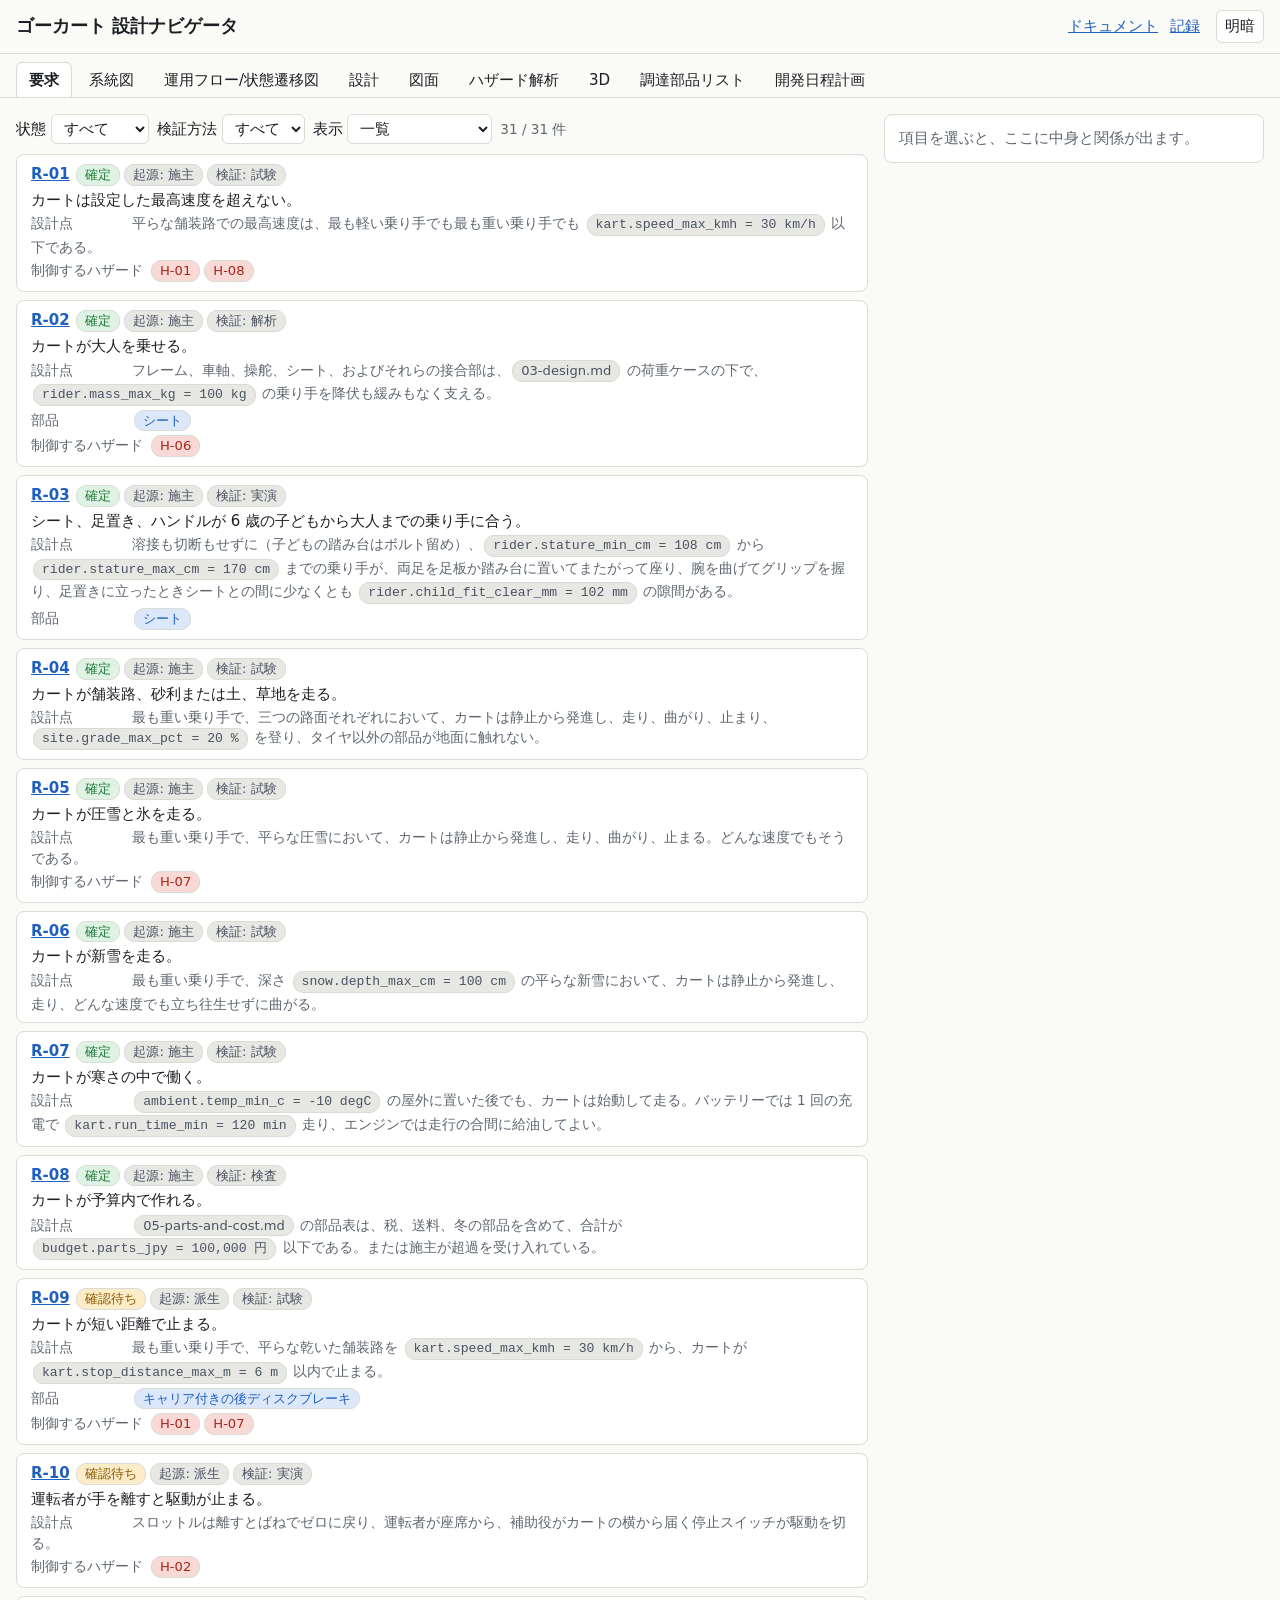
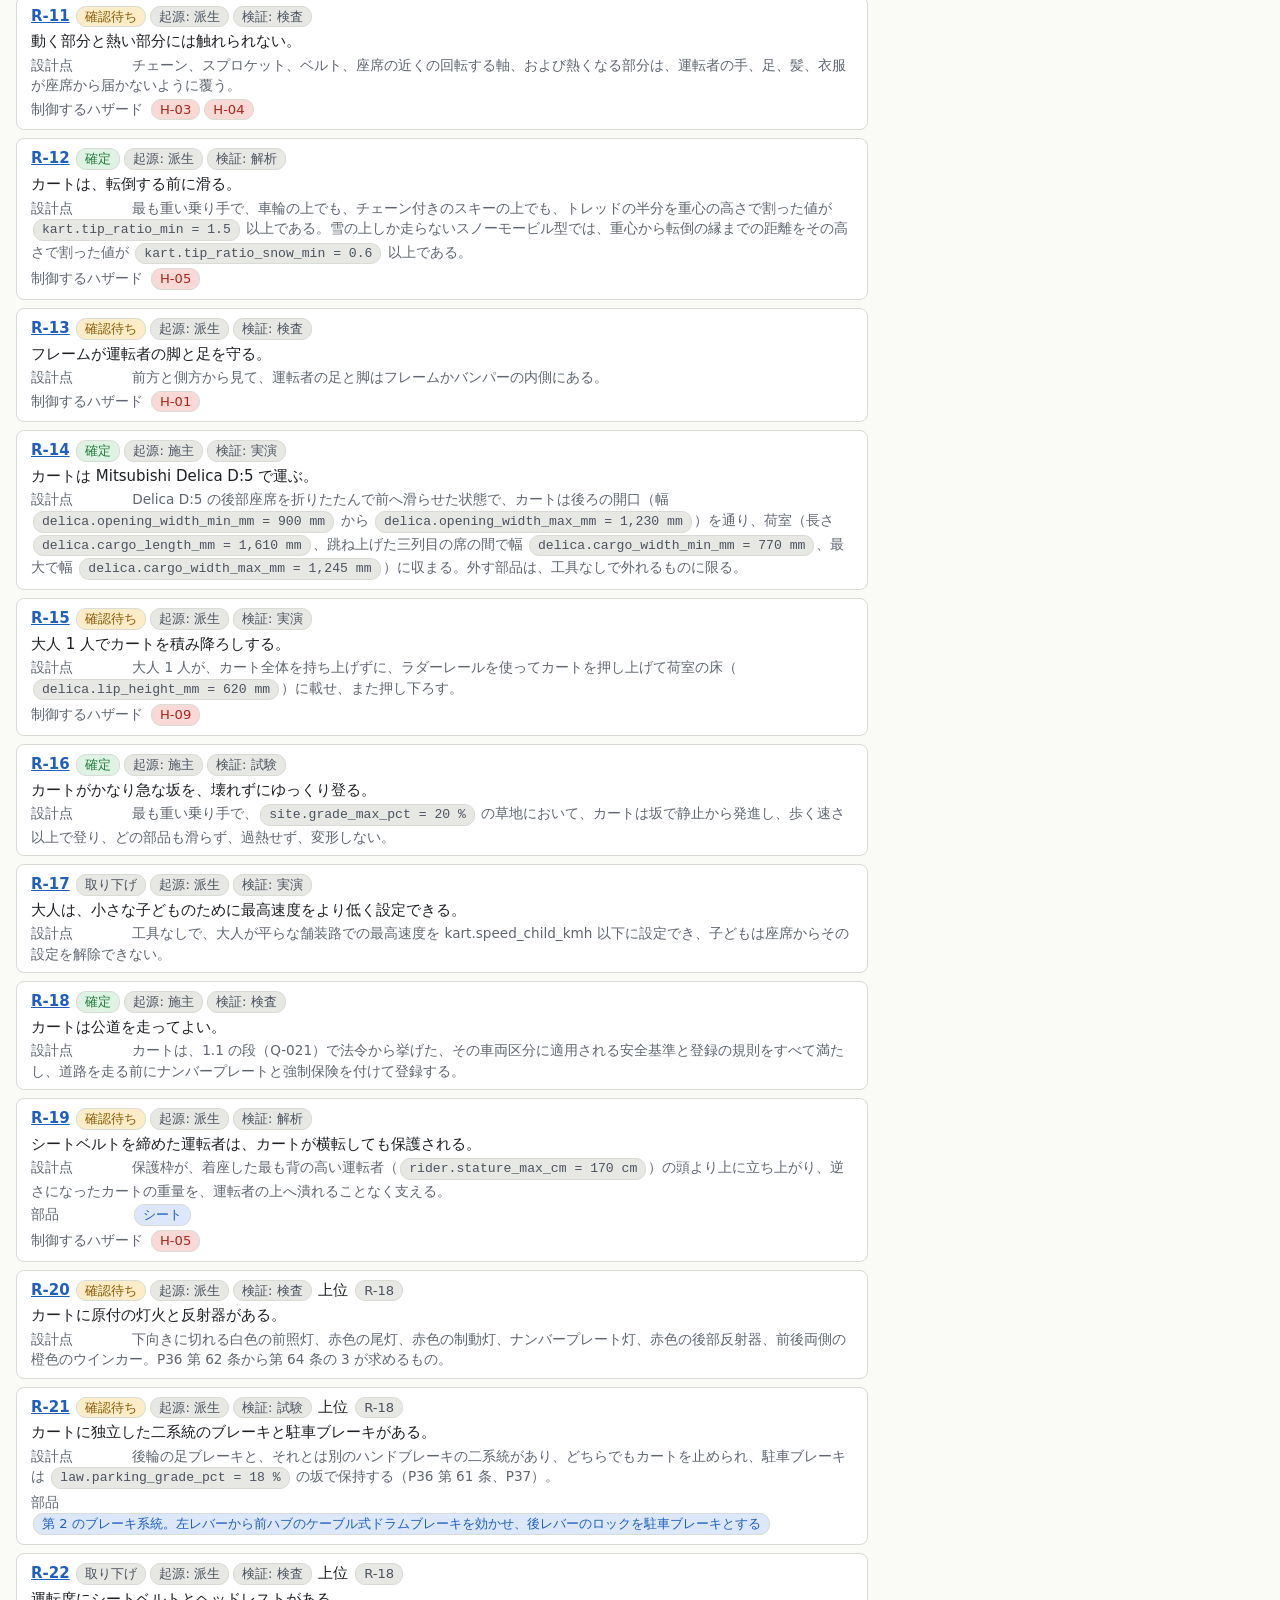
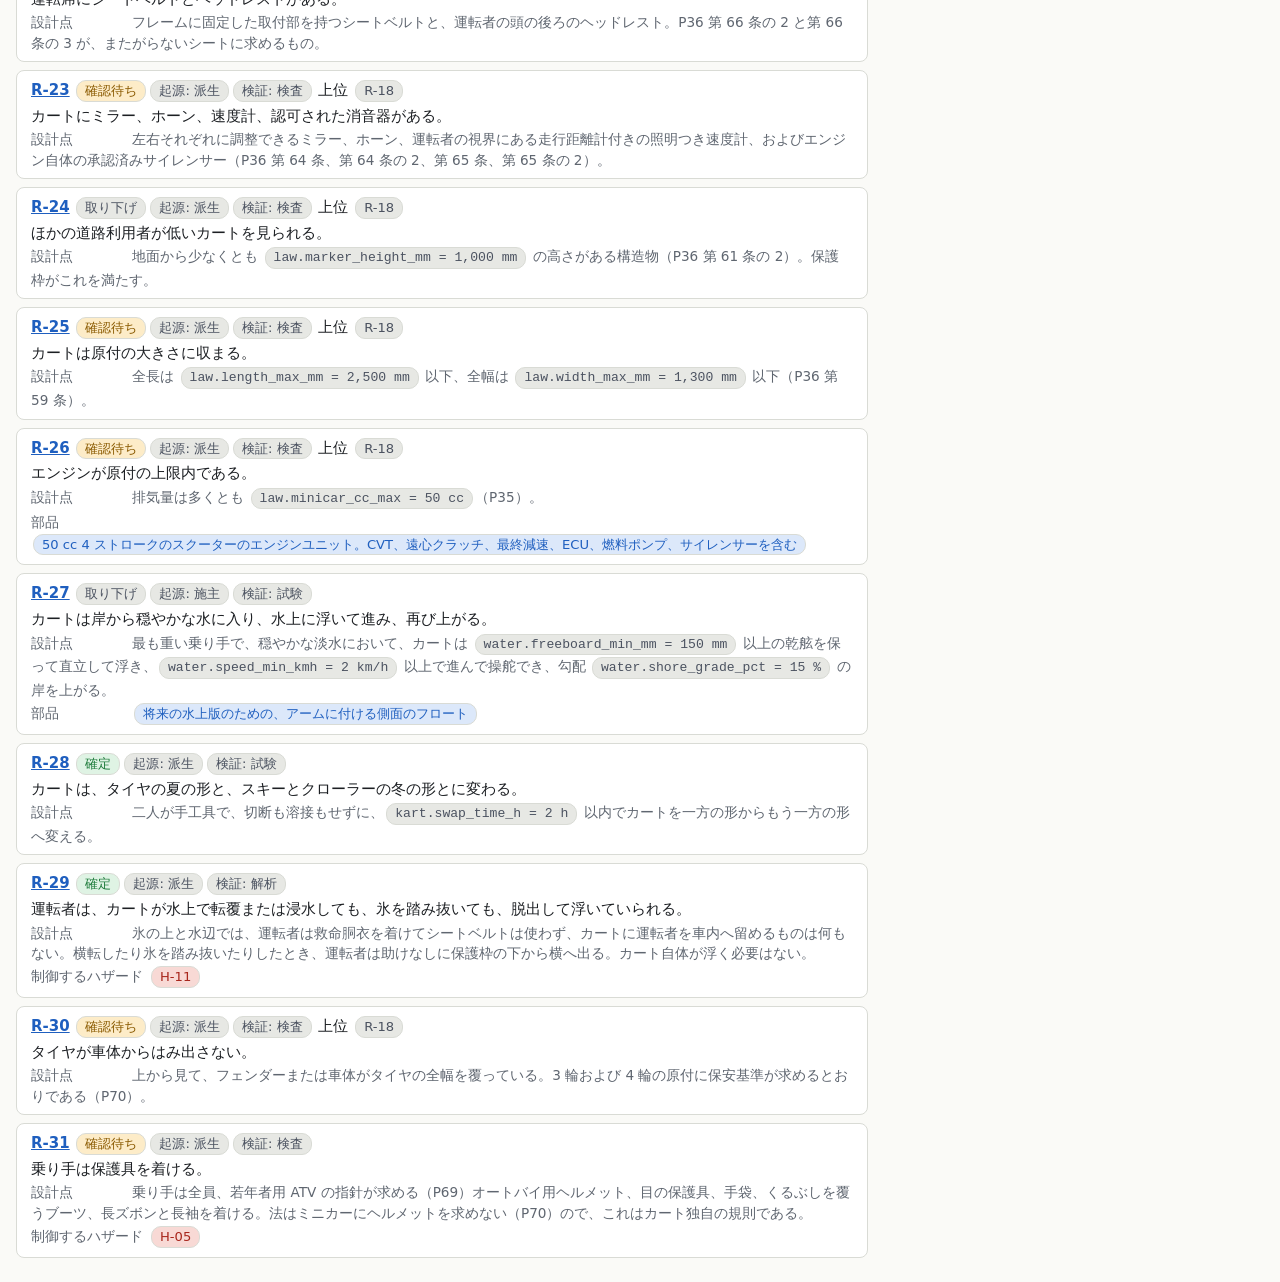
<file: docs/navigator/index.html>
<!doctype html>
<html lang="ja">
<head>
<meta charset="utf-8">
<meta name="viewport" content="width=device-width, initial-scale=1">
<title>ゴーカート 設計ナビゲータ</title>
<link rel="stylesheet" href="nav.css">
</head>
<body>
<header>
  <h1>ゴーカート 設計ナビゲータ</h1>
  <nav><a href="../">ドキュメント</a><a href="../record/">記録</a></nav>
  <button id="theme" type="button" aria-label="明暗の切り替え">明暗</button>
</header>
<div id="tabs" role="navigation" aria-label="モード"></div>
<div id="layout">
  <main id="view"><p>記録を読み込んでいます…</p></main>
  <aside id="card" class="empty" aria-live="polite">項目を選ぶと、ここに中身と関係が出ます。</aside>
</div>
<script type="module" src="app.js"></script>
</body>
</html>
</file>
<file: docs/navigator/nav.css>
:root{--bg:#fafaf7;--fg:#1c1f23;--mut:#5f6670;--line:#d9dbd5;--card:#fff;--acc:#1f5fbf;--sel:#fff3c4;--lit:#e9f1ff;
--ok:#1d7a3a;--okbg:#dff3e4;--warn:#8a5a00;--warnbg:#fdecc8;--bad:#a8261c;--badbg:#f8d9d5;--info:#1f5fbf;--infobg:#dce8fa;--neu:#4b5260;--neubg:#e7e8e4;--bar:#4f86d6;--bar2:#a8261c}
@media (prefers-color-scheme:dark){:root:not([data-theme="light"]){--bg:#15181c;--fg:#e6e8ea;--mut:#9aa2ad;--line:#333941;--card:#1d2127;--acc:#7fb0ff;--sel:#4a4220;--lit:#1f2f4a;
--ok:#7fd69a;--okbg:#1d3a28;--warn:#f0c26a;--warnbg:#463615;--bad:#ff9d94;--badbg:#4a2421;--info:#8fb8ff;--infobg:#1f3252;--neu:#b4bac4;--neubg:#2b3038;--bar:#6a9de6;--bar2:#ff7d70}}
:root[data-theme="dark"]{--bg:#15181c;--fg:#e6e8ea;--mut:#9aa2ad;--line:#333941;--card:#1d2127;--acc:#7fb0ff;--sel:#4a4220;--lit:#1f2f4a;
--ok:#7fd69a;--okbg:#1d3a28;--warn:#f0c26a;--warnbg:#463615;--bad:#ff9d94;--badbg:#4a2421;--info:#8fb8ff;--infobg:#1f3252;--neu:#b4bac4;--neubg:#2b3038;--bar:#6a9de6;--bar2:#ff7d70}
*{box-sizing:border-box}
[hidden]{display:none!important}
html,body{margin:0}
body{background:var(--bg);color:var(--fg);font:15px/1.5 system-ui,"Yu Gothic UI","Meiryo",sans-serif;overflow-x:hidden;display:flex;flex-direction:column;min-height:100vh}
a{color:var(--acc)}
header{display:flex;flex-wrap:wrap;align-items:center;gap:8px 16px;padding:10px 16px;border-bottom:1px solid var(--line);flex:none}
header h1{font-size:1.1rem;margin:0;flex:1 1 auto}
header nav{display:flex;gap:12px}
button,select,input{font:inherit;color:var(--fg);background:var(--card);border:1px solid var(--line);border-radius:6px;padding:4px 8px}
button{cursor:pointer}
#tabs{display:flex;gap:4px;padding:8px 16px 0;overflow-x:auto;border-bottom:1px solid var(--line);flex:none}
#tabs a{padding:6px 12px;text-decoration:none;color:var(--fg);border:1px solid transparent;border-bottom:0;border-radius:6px 6px 0 0;white-space:nowrap}
#tabs a[aria-current="page"]{background:var(--card);border-color:var(--line);font-weight:600}
#layout{display:grid;grid-template-columns:minmax(0,1fr) 380px;gap:16px;padding:16px;align-items:start}
#view{min-width:0}
#card{position:sticky;top:8px;background:var(--card);border:1px solid var(--line);border-radius:8px;padding:12px 14px;max-height:calc(100vh - 16px);overflow:auto;min-width:0}
#card.empty{color:var(--mut)}
#card h2{font-size:1rem;margin:0 0 2px;overflow-wrap:anywhere}
#card h3{font-size:.8rem;margin:12px 0 4px;color:var(--mut)}
#card dl{margin:8px 0 0;display:grid;grid-template-columns:auto 1fr;gap:2px 10px}
#card dt{color:var(--mut);white-space:nowrap}#card dd{margin:0;overflow-wrap:anywhere}
#closecard{float:right}
.btns{display:flex;flex-wrap:wrap;gap:4px 6px;margin-top:6px}
.btn{display:inline-block;padding:2px 10px;border:1px solid var(--acc);border-radius:6px;text-decoration:none;background:var(--card);font-size:.88rem}
.btn:hover{background:var(--infobg)}
.panel{background:var(--card);border:1px solid var(--line);border-radius:8px;padding:10px 14px;margin-bottom:12px}
.panel h2{font-size:1rem;margin:0 0 8px}
.moderr{color:var(--bad);border-color:var(--bad)}
.item{background:var(--card);border:1px solid var(--line);border-radius:8px;padding:8px 14px;margin-bottom:8px}
.item .id{font-weight:700}
.meta{color:var(--mut);font-size:.85rem}
.chip{display:inline-block;padding:0 8px;margin:1px 2px;border-radius:10px;font-size:.82rem;text-decoration:none;background:var(--neubg);color:var(--neu);border:1px solid var(--line);overflow-wrap:anywhere}
a.chip:hover,.chip[role=button]:hover{border-color:var(--acc)}
.chip[role=button]{cursor:pointer}
.chip.ok{background:var(--okbg);color:var(--ok)}.chip.warn{background:var(--warnbg);color:var(--warn)}
.chip.bad{background:var(--badbg);color:var(--bad)}.chip.info{background:var(--infobg);color:var(--info)}
.chip.val{font-family:ui-monospace,monospace}
.chip.part{background:var(--infobg);color:var(--info)}
.chip.haz{background:var(--badbg);color:var(--bad)}
.sup{text-decoration:line-through}
/* selection state shared by every mode */
.sel{background:var(--sel)!important;outline:2px solid var(--acc)}
.lit{background:var(--lit)}
.dim{opacity:.38}
.controls{display:flex;flex-wrap:wrap;gap:8px;margin-bottom:10px;align-items:center}
.tablewrap{overflow-x:auto}
table{border-collapse:collapse;width:100%}
th,td{text-align:left;padding:4px 8px;border-bottom:1px solid var(--line);vertical-align:top}
td.num{text-align:right;font-variant-numeric:tabular-nums}
.bar{height:10px;background:var(--bar);border-radius:3px}.bar.over{background:var(--bar2)}
button[aria-pressed="true"]{background:var(--infobg);border-color:var(--acc);color:var(--info)}
/* the 3D mode takes the full height */
body.full{height:100vh;overflow:hidden}
body.full #layout{flex:1 1 auto;min-height:0;align-items:stretch;grid-template-rows:minmax(0,1fr)}
body.full #view{display:flex;flex-direction:column;min-height:0}
body.full .mode:not([hidden]){flex:1 1 auto;display:flex;flex-direction:column;min-height:0}
body.full #card{position:static;max-height:100%}
svg{max-width:100%;height:auto}
svg text{fill:var(--fg);font-size:12px}
svg a{cursor:pointer}
@media (max-width:760px){
 #layout{grid-template-columns:minmax(0,1fr)}
 #card{position:fixed;left:0;right:0;bottom:0;top:auto;max-height:55vh;border-radius:12px 12px 0 0;z-index:5}
 #card.empty{display:none}
 body.hascard #view{padding-bottom:55vh}
 body.full #card{position:fixed;max-height:35vh}
 body.full.hascard #view{padding-bottom:35vh}
}
/* modes: 要求, 設計, ハザード解析, 3D */
.rline{margin-top:2px}.rlab{display:inline-block;min-width:7em;margin-right:6px;color:var(--mut)}
.rtext{margin:2px 0}
.reqrow,.gateitem,.haztable tbody tr{cursor:pointer}
.gateitem{padding:3px 0;border-bottom:1px solid var(--line)}
.dsec h2{font-size:1rem}.chips{display:flex;flex-wrap:wrap;gap:2px}
.haztable .ctl{padding:2px 4px;margin-bottom:3px;border-radius:4px}
.hazmat{width:auto}.hazmat th,.hazmat td{padding:2px 4px;text-align:center;border:1px solid var(--line)}
.hazmat th.vert{writing-mode:vertical-rl;height:5.5em;font-size:.78rem;font-weight:500;cursor:pointer;white-space:nowrap}
.hazmat th.rowh{cursor:pointer;font-size:.8rem}
.hazmat td.on{cursor:pointer;color:var(--acc)}
.hazmat tr.sel th.rowh,.hazmat th.vert.sel{background:var(--sel)}
.hazmat td.on.sel{background:var(--sel)}
.m-v3d{display:flex;flex-direction:column;flex:1 1 auto;min-height:0}
.tb3d{gap:4px 14px;margin-bottom:6px}
.tb3d .grp{display:inline-flex;flex-wrap:wrap;gap:4px;align-items:center}
.tb3d button{padding:1px 8px;font-size:.85rem}
.stage3d{flex:1 1 auto;min-height:60vh;display:flex;position:relative}
body.full .stage3d{min-height:0}
.stage3d iframe{flex:1 1 auto;width:100%;border:1px solid var(--line);border-radius:8px;background:var(--card)}
/* the parts tree floats over the view's left, the card over its right only while something is selected */
.tree3d{position:absolute;left:8px;top:8px;z-index:3;width:250px;max-height:calc(100% - 16px);display:flex;flex-direction:column;
 background:color-mix(in srgb,var(--card) 92%,transparent);border:1px solid var(--line);border-radius:8px;box-shadow:0 2px 10px rgba(0,0,0,.12);font-size:.85rem}
.tree3d .th{display:flex;align-items:center;gap:6px;padding:4px 6px;border-bottom:1px solid var(--line)}
.tree3d .th .fold{flex:1;text-align:left;border:0;background:none;font-weight:600;padding:2px 4px}
.tree3d .th .fold::before{content:"▾ ";color:var(--mut)}
.tree3d.closed .th .fold::before{content:"▸ "}
.tree3d.closed{width:auto}.tree3d.closed .th{border-bottom:0}.tree3d.closed .th .small,.tree3d.closed .tb{display:none}
.tree3d .th .small{padding:0 6px;font-size:.78rem}
.tree3d .tb{overflow:auto;padding:4px 6px 6px}
.tree3d .row{display:flex;align-items:center;gap:4px;padding:1px 0}
.tree3d .row input{margin:0 2px;width:14px;height:14px;flex:none}
.tree3d .row .nm{border:0;background:none;padding:1px 4px;text-align:left;flex:1;border-radius:4px;font-size:.85rem;line-height:1.35}
.tree3d .row .nm:hover{background:var(--lit)}
.tree3d details>summary{list-style:none;cursor:pointer;display:flex;align-items:center}
.tree3d details>summary::-webkit-details-marker{display:none}
.tree3d details>summary::before{content:"▸";color:var(--mut);width:12px;flex:none;font-size:.8rem}
.tree3d details[open]>summary::before{content:"▾"}
.tree3d details>summary .row{flex:1}
.tree3d .kids{margin-left:12px;padding-left:4px;border-left:1px solid var(--line)}
.tree3d .row:not(details>summary .row){margin-left:12px}
@media (min-width:761px){
 body.full #layout{grid-template-columns:minmax(0,1fr);position:relative}
 body.full #card{position:absolute;right:28px;top:62px;width:min(380px,40%);max-height:calc(100% - 78px);z-index:4;box-shadow:0 4px 18px rgba(0,0,0,.18)}
 body.full #card.empty{display:none}
}
@media (max-width:760px){.tree3d{width:210px;max-height:calc(100% - 16px)}}
.item .id,.haztable .id{white-space:nowrap}
</file>
